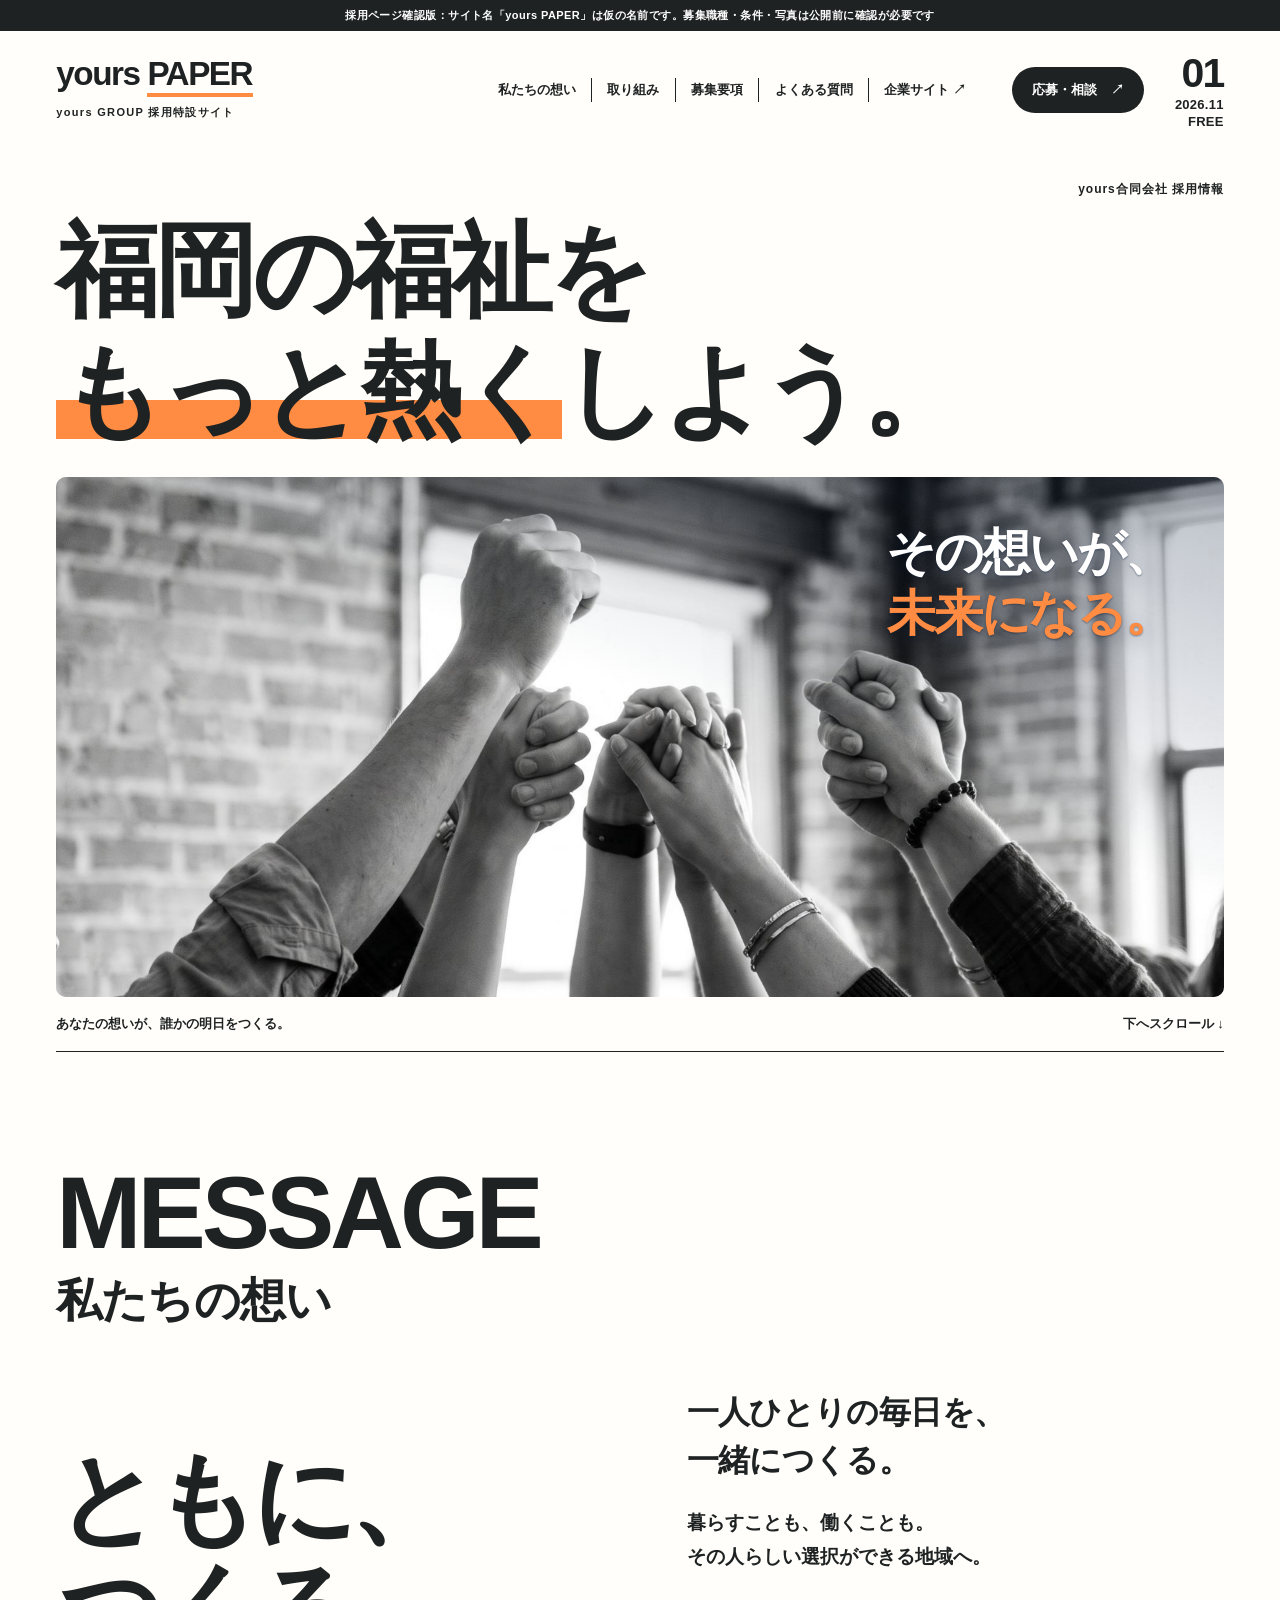
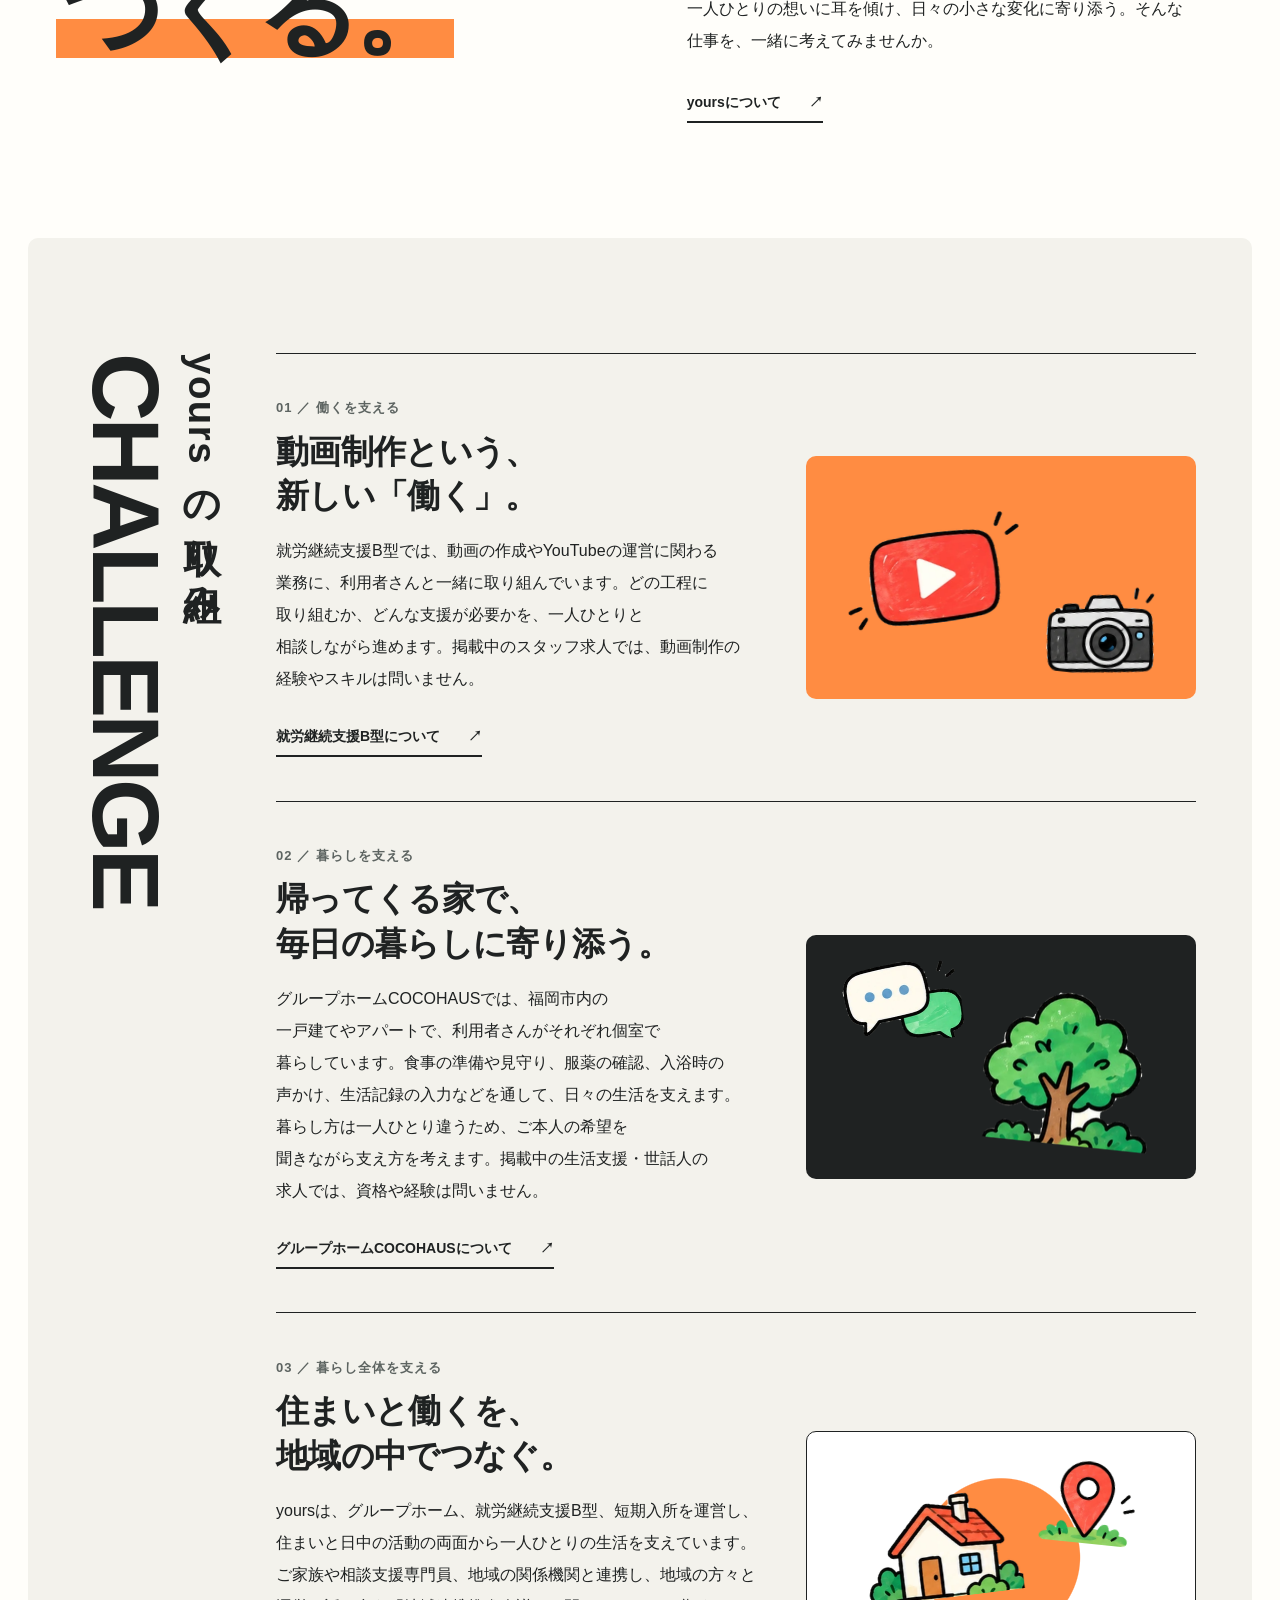
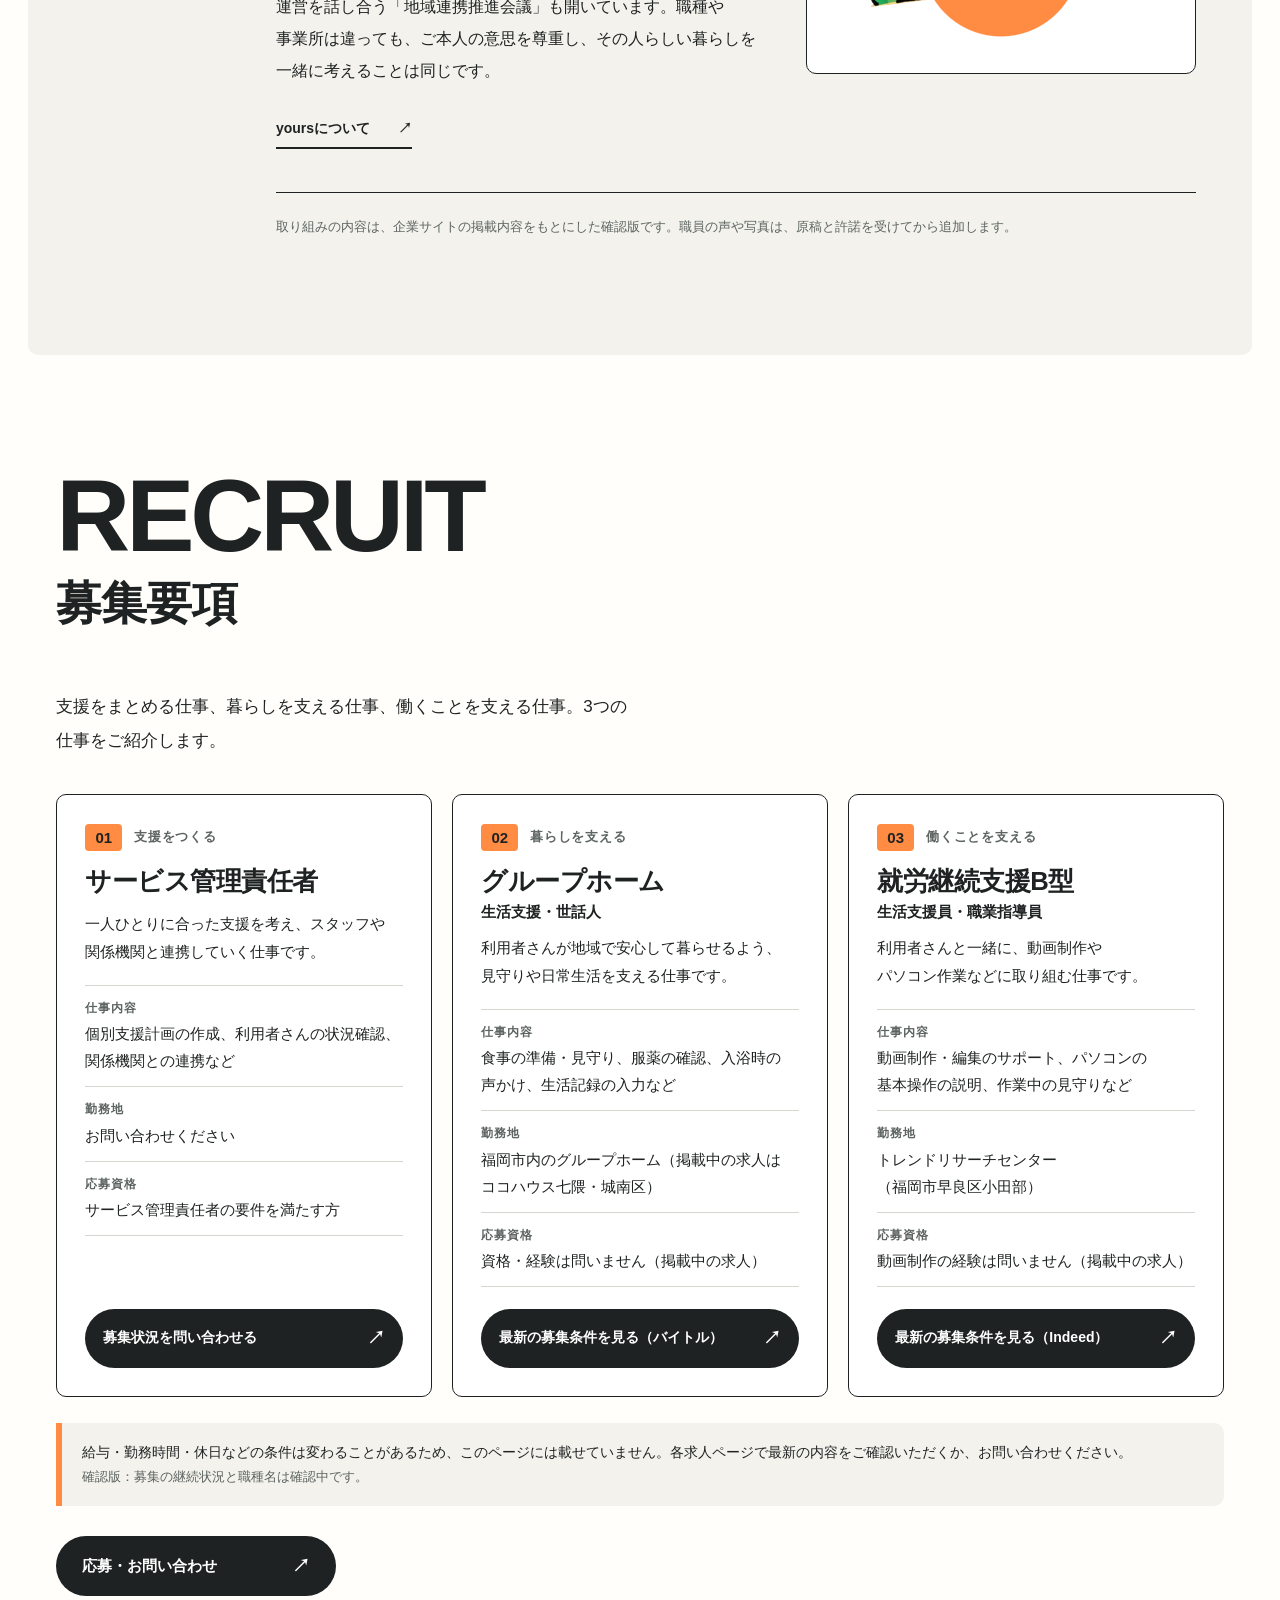
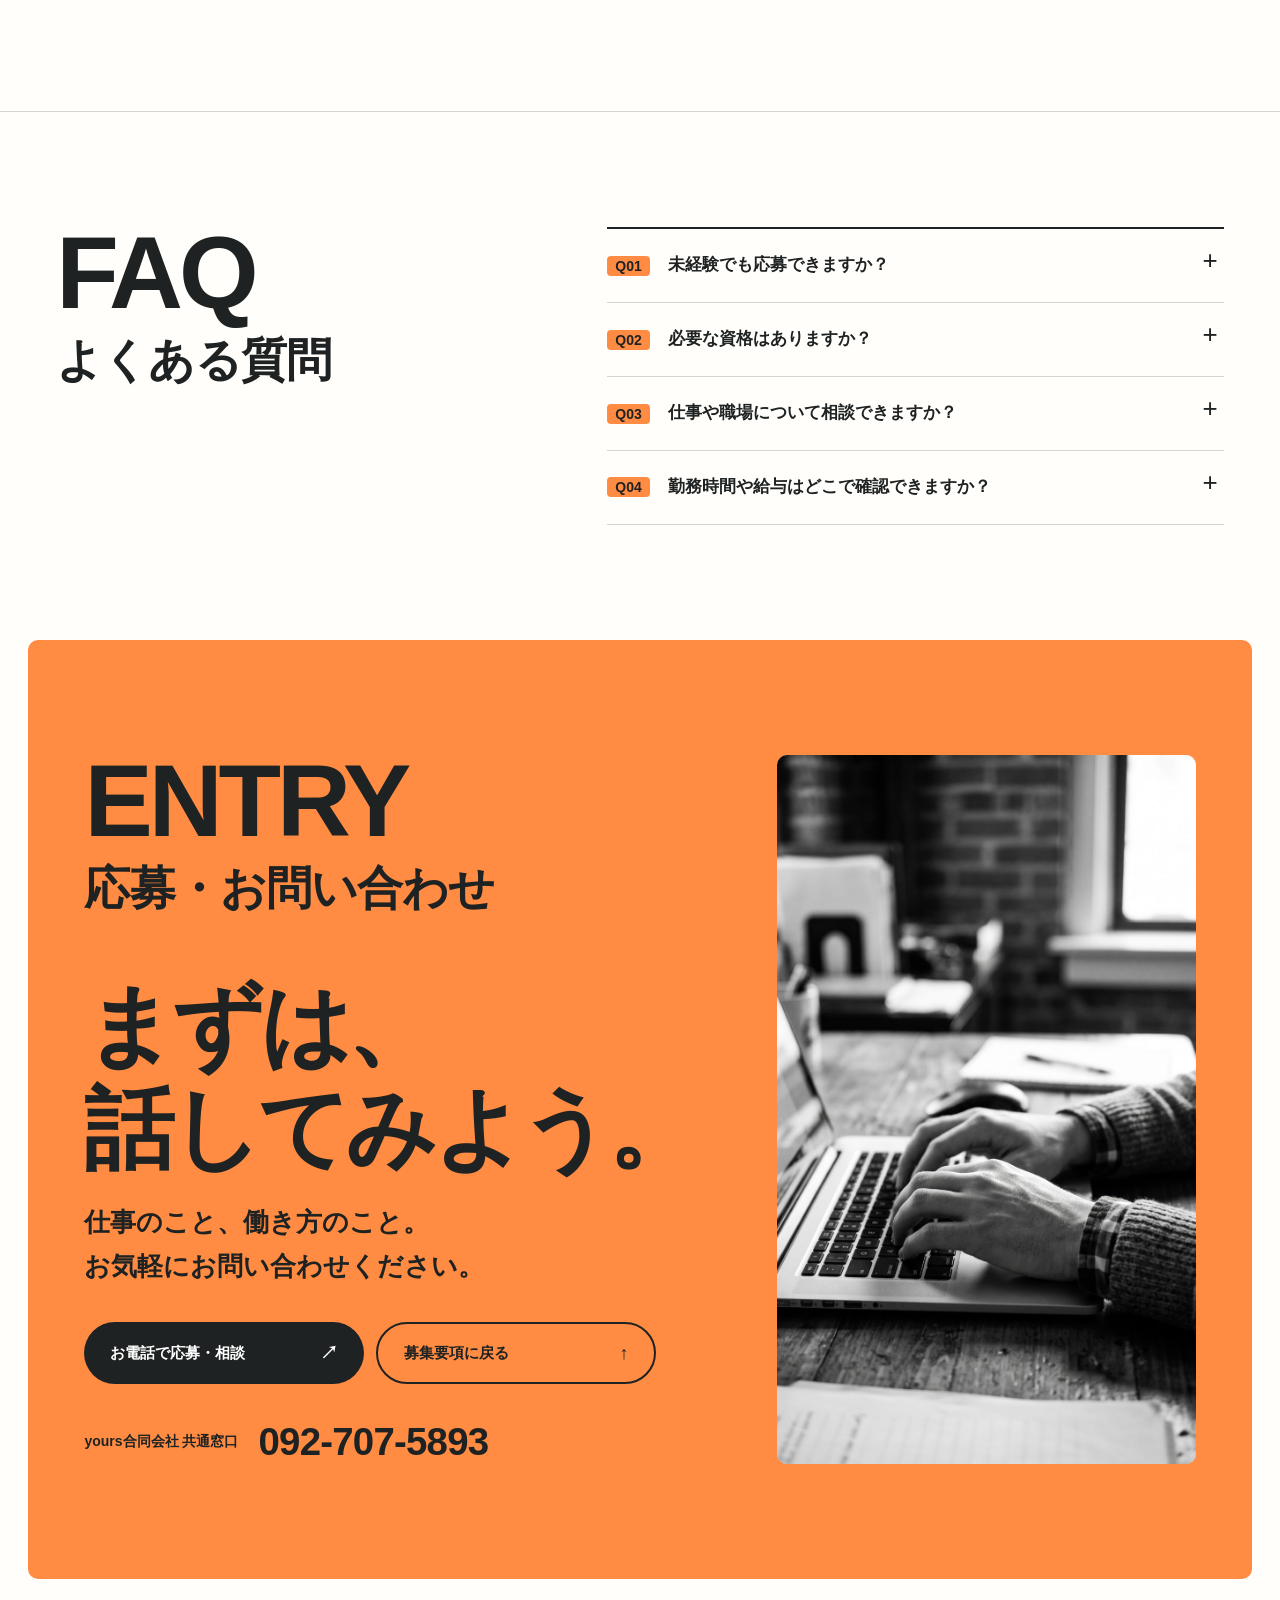
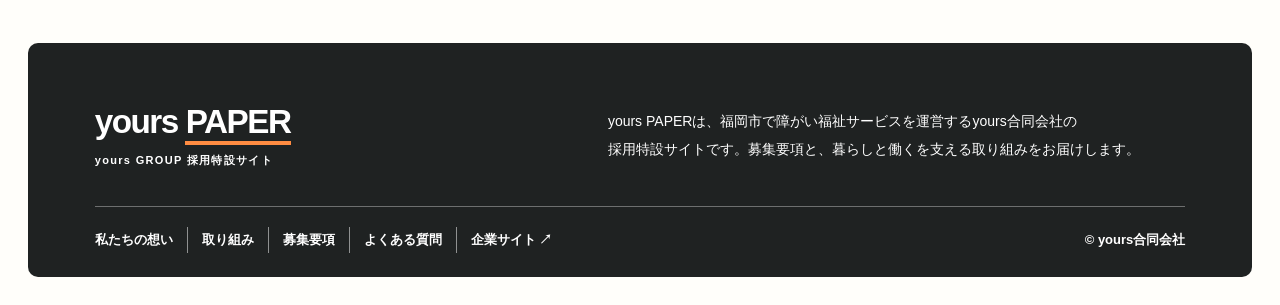
<file: recruit/index.html>
<!doctype html>
<html lang="ja">
<head>
<meta charset="utf-8">
<meta name="viewport" content="width=device-width,initial-scale=1">
<meta name="robots" content="noindex,nofollow">
<meta name="description" content="福岡市の障がい福祉サービス、yours合同会社の採用特設サイト。暮らしと働くを支える仕事と、yoursの取り組みをご紹介します。">
<title>yours PAPER｜yours GROUP 採用特設サイト</title>
<link rel="icon" href="../assets/editorial/favicon.png">
<link rel="stylesheet" href="style.css?v=20261114b">
<script src="app.js?v=20261114b" defer></script>
</head>
<body>
<a class="skip" href="#main">本文へ</a>
<div class="preview-note">採用ページ確認版：サイト名「yours PAPER」は仮の名前です。募集職種・条件・写真は公開前に確認が必要です</div>
<header class="site-header" id="top">
  <a class="masthead" href="#top" aria-label="yours PAPER 採用トップ"><span class="masthead-name">yours<b>PAPER</b></span><small>yours GROUP 採用特設サイト</small></a>
  <nav class="header-nav" aria-label="採用ページメニュー"><a href="#message">私たちの想い</a><a href="#challenge">取り組み</a><a href="#jobs">募集要項</a><a href="#faq">よくある質問</a><a href="../index.html">企業サイト ↗</a></nav>
  <a class="header-entry" href="#entry">応募・相談 <span aria-hidden="true">↗</span></a>
  <p class="issue" aria-label="第1号 2026年11月 無料"><b>01</b><span>2026.11</span><span>FREE</span></p>
  <button class="menu-button" type="button" aria-expanded="false" aria-controls="mobile-nav">メニュー <span aria-hidden="true">☰</span></button>
  <nav id="mobile-nav" class="mobile-nav" aria-label="採用ページメニュー" hidden><a href="#message">私たちの想い</a><a href="#challenge">取り組み</a><a href="#jobs">募集要項</a><a href="#faq">よくある質問</a><a href="../index.html">企業サイト ↗</a></nav>
</header>
<main id="main">
<section class="hero" aria-labelledby="hero-title">
  <div class="hero-topline"><p>yours合同会社 採用情報</p></div>
  <h1 class="hero-title" id="hero-title">福岡の福祉を<br><mark>もっと熱く</mark>しよう。</h1>
  <div class="hero-image"><img src="../assets/recruit/hands.jpg" alt="" width="2000" height="1493" fetchpriority="high"><div class="hero-image-tag">その想いが、<br><strong>未来になる。</strong></div></div>
  <div class="hero-bottom"><span>あなたの想いが、誰かの明日をつくる。</span><a href="#message">下へスクロール <span aria-hidden="true">↓</span></a></div>
</section>

<section class="message section" id="message">
  <div class="mag-head reveal"><span class="mag-en" aria-hidden="true">MESSAGE</span><h2>私たちの想い</h2></div>
  <div class="message-grid reveal">
    <p class="message-big" aria-hidden="true">ともに、<br><mark>つくる。</mark></p>
    <div class="message-body">
      <p class="lead">一人ひとりの毎日を、<br>一緒につくる。</p>
      <p class="sub">暮らすことも、働くことも。<br>その人らしい選択ができる地域へ。</p>
      <p>一人ひとりの想いに耳を傾け、日々の小さな変化に寄り添う。そんな仕事を、一緒に考えてみませんか。</p>
      <a class="inline-link" href="../about/index.html">yoursについて <span aria-hidden="true">↗</span></a>
    </div>
  </div>
</section>

<section class="challenge section" id="challenge">
  <div class="challenge-layout">
    <div class="challenge-title reveal"><span class="mag-en" aria-hidden="true">CHALLENGE</span><h2>yoursの取り組み</h2></div>
    <div>
      <ol class="challenge-list">
        <li class="challenge-item reveal">
          <div class="challenge-text"><span class="challenge-no">01 ／ 働くを支える</span><h3>動画制作という、<br>新しい「働く」。</h3><p>就労継続支援B型では、動画の作成やYouTubeの運営に関わる業務に、利用者さんと一緒に取り組んでいます。どの工程に取り組むか、どんな支援が必要かを、一人ひとりと相談しながら進めます。掲載中のスタッフ求人では、動画制作の経験やスキルは問いません。</p><a class="inline-link" href="../work/index.html">就労継続支援B型について <span aria-hidden="true">↗</span></a></div>
          <div class="challenge-visual" aria-hidden="true"><img src="../assets/editorial/icons/icon-04.webp" alt="" width="240" height="240" loading="lazy"><img src="../assets/editorial/icons/icon-10.webp" alt="" width="240" height="240" loading="lazy"></div>
        </li>
        <li class="challenge-item reveal">
          <div class="challenge-text"><span class="challenge-no">02 ／ 暮らしを支える</span><h3>帰ってくる家で、<br>毎日の暮らしに寄り添う。</h3><p>グループホームCOCOHAUSでは、福岡市内の一戸建てやアパートで、利用者さんがそれぞれ個室で暮らしています。食事の準備や見守り、服薬の確認、入浴時の声かけ、生活記録の入力などを通して、日々の生活を支えます。暮らし方は一人ひとり違うため、ご本人の希望を聞きながら支え方を考えます。掲載中の生活支援・世話人の求人では、資格や経験は問いません。</p><a class="inline-link" href="../living/index.html">グループホームCOCOHAUSについて <span aria-hidden="true">↗</span></a></div>
          <div class="challenge-visual" aria-hidden="true"><img src="../assets/editorial/icons/icon-13.webp" alt="" width="240" height="240" loading="lazy"><img src="../assets/editorial/icons/icon-16.webp" alt="" width="240" height="240" loading="lazy"></div>
        </li>
        <li class="challenge-item reveal">
          <div class="challenge-text"><span class="challenge-no">03 ／ 暮らし全体を支える</span><h3>住まいと働くを、<br>地域の中でつなぐ。</h3><p>yoursは、グループホーム、就労継続支援B型、短期入所を運営し、住まいと日中の活動の両面から一人ひとりの生活を支えています。ご家族や相談支援専門員、地域の関係機関と連携し、地域の方々と運営を話し合う「地域連携推進会議」も開いています。職種や事業所は違っても、ご本人の意思を尊重し、その人らしい暮らしを一緒に考えることは同じです。</p><a class="inline-link" href="../about/index.html">yoursについて <span aria-hidden="true">↗</span></a></div>
          <div class="challenge-visual" aria-hidden="true"><img src="../assets/editorial/icons/icon-08.webp" alt="" width="240" height="240" loading="lazy"><img src="../assets/editorial/icons/icon-14.webp" alt="" width="240" height="240" loading="lazy"></div>
        </li>
      </ol>
      <p class="challenge-note">取り組みの内容は、企業サイトの掲載内容をもとにした確認版です。職員の声や写真は、原稿と許諾を受けてから追加します。</p>
    </div>
  </div>
</section>

<section class="jobs section" id="jobs">
  <div class="mag-head reveal"><span class="mag-en" aria-hidden="true">RECRUIT</span><h2>募集要項</h2></div>
  <p class="jobs-intro">支援をまとめる仕事、暮らしを支える仕事、働くことを支える仕事。3つの仕事をご紹介します。</p>
  <div class="job-list">
    <article class="job-card reveal" id="job-manager">
      <p class="job-head"><span class="job-number">01</span><span class="job-category">支援をつくる</span></p>
      <h3>サービス管理責任者</h3>
      <p class="job-lead">一人ひとりに合った支援を考え、スタッフや関係機関と連携していく仕事です。</p>
      <dl class="job-facts"><div><dt>仕事内容</dt><dd>個別支援計画の作成、利用者さんの状況確認、関係機関との連携など</dd></div><div><dt>勤務地</dt><dd>お問い合わせください</dd></div><div><dt>応募資格</dt><dd>サービス管理責任者の要件を満たす方</dd></div></dl>
      <a class="job-detail-link" href="#entry">募集状況を問い合わせる <span aria-hidden="true">↗</span></a>
    </article>
    <article class="job-card reveal" id="job-home">
      <p class="job-head"><span class="job-number">02</span><span class="job-category">暮らしを支える</span></p>
      <h3>グループホーム<small>生活支援・世話人</small></h3>
      <p class="job-lead">利用者さんが地域で安心して暮らせるよう、見守りや日常生活を支える仕事です。</p>
      <dl class="job-facts"><div><dt>仕事内容</dt><dd>食事の準備・見守り、服薬の確認、入浴時の声かけ、生活記録の入力など</dd></div><div><dt>勤務地</dt><dd>福岡市内のグループホーム（掲載中の求人はココハウス七隈・城南区）</dd></div><div><dt>応募資格</dt><dd>資格・経験は問いません（掲載中の求人）</dd></div></dl>
      <a class="job-detail-link" href="https://www.baitoru.com/jobdetail/165826860/" target="_blank" rel="noopener noreferrer">最新の募集条件を見る（バイトル） <span aria-hidden="true">↗</span></a>
    </article>
    <article class="job-card reveal" id="job-video">
      <p class="job-head"><span class="job-number">03</span><span class="job-category">働くことを支える</span></p>
      <h3>就労継続支援B型<small>生活支援員・職業指導員</small></h3>
      <p class="job-lead">利用者さんと一緒に、動画制作やパソコン作業などに取り組む仕事です。</p>
      <dl class="job-facts"><div><dt>仕事内容</dt><dd>動画制作・編集のサポート、パソコンの基本操作の説明、作業中の見守りなど</dd></div><div><dt>勤務地</dt><dd>トレンドリサーチセンター（福岡市早良区小田部）</dd></div><div><dt>応募資格</dt><dd>動画制作の経験は問いません（掲載中の求人）</dd></div></dl>
      <a class="job-detail-link" href="https://jp.indeed.com/job/youtube%E5%8B%95%E7%94%BB%E5%88%B6%E4%BD%9C%E3%81%AE%E3%82%B5%E3%83%9D%E3%83%BC%E3%83%88%E3%82%B9%E3%82%BF%E3%83%83%E3%83%95%E5%8B%9F%E9%9B%86%E6%9C%AA%E7%B5%8C%E9%A8%93%E3%82%B9%E3%82%BF%E3%83%BC%E3%83%88%E3%81%AE%E3%82%B9%E3%82%BF%E3%83%83%E3%83%95%E5%A4%9A%E6%95%B0%E6%B4%BB%E8%BA%8D%E4%B8%AD-11860ddbffdd7a99" target="_blank" rel="noopener noreferrer">最新の募集条件を見る（Indeed） <span aria-hidden="true">↗</span></a>
    </article>
  </div>
  <p class="job-disclaimer">給与・勤務時間・休日などの条件は変わることがあるため、このページには載せていません。各求人ページで最新の内容をご確認いただくか、お問い合わせください。<span>確認版：募集の継続状況と職種名は確認中です。</span></p>
  <a class="button dark" href="#entry">応募・お問い合わせ <span aria-hidden="true">↗</span></a>
</section>

<section class="faq section" id="faq">
  <div class="mag-head reveal"><span class="mag-en" aria-hidden="true">FAQ</span><h2>よくある質問</h2></div>
  <div class="faq-list"><details><summary><span>Q01</span>未経験でも応募できますか？</summary><p>必要な経験や資格は職種によって異なります。募集要項をご確認いただくか、お問い合わせください。</p></details><details><summary><span>Q02</span>必要な資格はありますか？</summary><p>職種ごとに必要な資格や条件が異なります。詳しくは求人情報をご確認ください。</p></details><details><summary><span>Q03</span>仕事や職場について相談できますか？</summary><p>仕事内容や見学については、お電話でお問い合わせください。</p></details><details><summary><span>Q04</span>勤務時間や給与はどこで確認できますか？</summary><p>事業所・職種ごとに異なります。最新の求人情報をご確認いただくか、窓口までお問い合わせください。</p></details></div>
</section>

<section class="entry section" id="entry">
<div class="entry-layout">
<div class="entry-body">
  <div class="mag-head reveal"><span class="mag-en" aria-hidden="true">ENTRY</span><h2>応募・お問い合わせ</h2></div>
  <p class="entry-catch">まずは、<br>話してみよう。</p>
  <p class="entry-lead">仕事のこと、働き方のこと。<br>お気軽にお問い合わせください。</p>
  <div class="entry-actions"><a class="button dark" href="tel:0927075893">お電話で応募・相談 <span aria-hidden="true">↗</span></a><a class="button outline" href="#jobs">募集要項に戻る <span aria-hidden="true">↑</span></a></div>
  <div class="entry-phone"><span>yours合同会社 共通窓口</span><a href="tel:0927075893">092-707-5893</a></div>
</div>
<figure class="entry-photo reveal"><img src="../assets/recruit/typing-1200.jpg" alt="" width="1200" height="1608" loading="lazy"></figure>
</div>
</section>
</main>
<footer class="footer">
  <div class="footer-card">
    <div class="footer-main">
      <a class="masthead is-white" href="#top"><span class="masthead-name">yours<b>PAPER</b></span><small>yours GROUP 採用特設サイト</small></a>
      <p class="footer-about">yours PAPERは、福岡市で障がい福祉サービスを運営するyours合同会社の採用特設サイトです。募集要項と、暮らしと働くを支える取り組みをお届けします。</p>
    </div>
    <div class="footer-bottom">
      <nav aria-label="フッターメニュー"><a href="#message">私たちの想い</a><a href="#challenge">取り組み</a><a href="#jobs">募集要項</a><a href="#faq">よくある質問</a><a href="../index.html">企業サイト ↗</a></nav>
      <span>© yours合同会社</span>
    </div>
  </div>
</footer>
</body>
</html>
</file>
<file: recruit/style.css>
/* yours PAPER（採用特設サイト・確認版）
   白黒を基調にし、色は写真とキーカラーのオレンジ（2026-11-13 本人指示で黄色 #ffcb45 から変更）だけ。
   見出しは「大きな英字＋日本語」の2段。オレンジは白地では文字色にせず、マーカーと面で使う（読みやすさのため）。 */
:root{
  --ink:#1f2222;--sub:#5d6461;--white:#fffefa;--key:#ff8c42;--line:#d4d6d0;--soft:#f3f2ec;
  --g:max(clamp(20px,4.4vw,64px),calc((100vw - 1360px)/2));
  --jp:"Hiragino Sans","Hiragino Kaku Gothic ProN","Noto Sans JP","Yu Gothic",sans-serif;
  --en:"Arial Black","Helvetica Neue",Arial,sans-serif;
  --r:10px;
}
*{box-sizing:border-box}
html{scroll-behavior:smooth;scroll-padding-top:24px}
body{margin:0;color:var(--ink);background:var(--white);font-family:var(--jp);font-weight:700;line-height:1.7;overflow-x:clip}
a{color:inherit;text-decoration:none}
button{font:inherit;color:inherit}
img{max-width:100%}
a:focus-visible,button:focus-visible,summary:focus-visible{outline:3px solid #1854a1;outline-offset:4px}
mark{background:linear-gradient(transparent 58%,var(--key) 58%,var(--key) 92%,transparent 92%);color:inherit;padding:0 .04em}
.skip{position:absolute;top:-100px;left:12px;z-index:100;background:#fff;padding:10px}.skip:focus{top:5px}
.preview-note{text-align:center;background:var(--ink);color:#fff;font-size:11px;letter-spacing:.04em;padding:6px var(--g)}

/* ヘッダー：冊子の題字（左）と号数（右） */
.site-header{display:flex;align-items:center;gap:clamp(16px,2.4vw,40px);padding:22px var(--g) 0;position:relative;z-index:10}
.masthead{display:inline-flex;flex-direction:column;gap:14px;white-space:nowrap}
.masthead-name{font:900 clamp(28px,2.6vw,38px)/.9 var(--en);letter-spacing:-.045em}
/* 題字「PAPER」はオレンジの下線（2026-11-14 本人指示。面で塗るのをやめた） */
.masthead-name b{font-weight:900;margin-left:.22em;padding:0 .02em .16em;background:linear-gradient(var(--key),var(--key)) 0 100%/100% .13em no-repeat}
.masthead small{font-size:11px;letter-spacing:.12em}
.masthead.is-white{color:#fff}.masthead.is-white b{color:inherit}
.header-nav{display:flex;gap:0;align-items:center;margin-left:auto;font-size:13px}
.header-nav a{padding:4px clamp(10px,1.2vw,18px);border-left:1px solid var(--ink);line-height:1.2}
.header-nav a:first-child{border-left:0}
.header-nav a:hover{text-decoration:underline;text-underline-offset:.3em}
.header-entry{display:inline-flex;align-items:center;gap:14px;height:46px;padding:0 20px;border-radius:999px;background:var(--ink);color:#fff;font-size:13px;white-space:nowrap;transition:background .2s,color .2s}
.header-entry:hover{background:var(--key);color:var(--ink)}
.issue{display:grid;justify-items:end;margin:0;font-family:var(--en);line-height:1;text-align:right}
.issue b{font-size:clamp(34px,3.2vw,48px);letter-spacing:-.04em}
.issue span{font-size:13px;letter-spacing:.02em;margin-top:4px}
.menu-button,.mobile-nav{display:none}

/* FV：日本語の大きなキャッチ → 写真 */
.hero{padding:clamp(28px,4vw,56px) var(--g) 0}
.hero-topline{display:flex;justify-content:flex-end;gap:16px;font-size:12px;letter-spacing:.08em}
.hero-topline p{margin:0}
/* FV：大きな日本語のキャッチを上、写真をその下に置く */
.hero-title{margin:clamp(8px,1vw,16px) 0 clamp(16px,2vw,28px);font-size:min(112px,calc((100vw - var(--g)*2)/11.5),calc((100svh - 330px)/2.6));font-weight:900;line-height:1.18;letter-spacing:-.04em}
.hero-image{position:relative;height:clamp(320px,calc(100svh - 380px),640px);border-radius:var(--r);overflow:hidden;background:#c7cbc6}
/* 2.5D：写真の上にWebGLの描画を重ねる。準備できるまでは下の静止画を見せる */
.hero-image img{width:100%;height:100%;object-fit:cover;object-position:center 30%;display:block;animation:hero-in 1.3s ease-out both}
.hero-image::after{content:"";position:absolute;inset:0;background:linear-gradient(200deg,rgba(10,30,60,.28),rgba(10,30,60,0) 45%);pointer-events:none}
.hero-image-tag{position:absolute;z-index:1;right:clamp(20px,4vw,56px);top:clamp(20px,3.5vw,48px);text-align:right;color:#fff;font-size:clamp(26px,3.8vw,56px);font-weight:900;line-height:1.25;letter-spacing:-.04em;text-shadow:0 1px 2px rgba(10,30,60,.45),0 4px 20px rgba(10,30,60,.35)}
.hero-image-tag strong{color:var(--key)}
.hero-bottom{display:flex;justify-content:space-between;gap:16px;border-bottom:1px solid var(--ink);padding:16px 0;font-size:13px}
.hero-bottom a{white-space:nowrap}

/* 見出し：大きな英字＋日本語 */
.section{padding:clamp(80px,9vw,140px) var(--g)}
.mag-head{margin:0 0 clamp(36px,4.5vw,64px)}
.mag-en{display:block;font:900 clamp(52px,8vw,120px)/.9 var(--en);letter-spacing:-.04em}
.mag-head h2,.challenge-title h2{margin:clamp(8px,1vw,14px) 0 0;font-size:clamp(26px,3.6vw,56px);font-weight:900;line-height:1.25;letter-spacing:-.02em}

/* 私たちの想い */
.message-grid{display:grid;grid-template-columns:1fr 1fr;gap:8%;align-items:center}
.message-big{margin:0;font-size:clamp(56px,8vw,124px);font-weight:900;line-height:1.08;letter-spacing:-.06em}
.message-body{max-width:540px}
.message-body .lead{font-size:clamp(24px,2.5vw,36px);font-weight:900;line-height:1.5;letter-spacing:-.02em;margin:0 0 22px}
.message-body .sub{font-size:clamp(17px,1.5vw,21px);line-height:1.8;margin:0 0 18px}
.message-body p:not(.lead):not(.sub){font-size:16px;font-weight:500;line-height:2;margin:0 0 18px}
.inline-link{display:inline-flex;gap:28px;border-bottom:2px solid var(--ink);padding:10px 0 6px;font-size:14px;margin-top:6px}
.inline-link:hover{background:linear-gradient(transparent 60%,var(--key) 60%)}

/* 取り組み（CHALLENGE）：PCは左に縦書きの見出し、右に3行 */
.challenge{background:var(--soft);border-radius:var(--r);margin:0 calc(var(--g)*.5)}
.challenge-layout{display:grid;grid-template-columns:auto minmax(0,1fr);gap:clamp(28px,4vw,72px);align-items:start}
.challenge-title{display:flex;gap:clamp(8px,1vw,16px);position:sticky;top:24px}
.challenge-title .mag-en,.challenge-title h2{writing-mode:vertical-rl}
.challenge-title .mag-en{font-size:clamp(64px,7.4vw,112px);line-height:.86}
.challenge-title h2{margin:0;font-size:clamp(28px,3vw,46px);letter-spacing:.04em;line-height:1.2}
.challenge-list{list-style:none;margin:0;padding:0;border-top:1px solid var(--ink)}
.challenge-item{display:grid;grid-template-columns:minmax(0,1.25fr) minmax(0,1fr);gap:clamp(24px,3.4vw,56px);align-items:center;padding:clamp(28px,3.4vw,48px) 0;border-bottom:1px solid var(--ink)}
.challenge-no{display:block;font-size:13px;letter-spacing:.08em;color:var(--sub);margin-bottom:10px}
.challenge-text h3{margin:0 0 16px;font-size:clamp(24px,2.6vw,38px);font-weight:900;line-height:1.35;letter-spacing:-.02em}
.challenge-text p{margin:0 0 14px;font-size:16px;font-weight:500;line-height:2}
.challenge-visual{display:flex;justify-content:center;align-items:center;gap:6%;aspect-ratio:16/10;border-radius:var(--r);background:var(--key);overflow:hidden}
.challenge-visual img{width:36%;height:auto;object-fit:contain}
.challenge-visual img:nth-child(1){transform:rotate(-7deg) translateY(-6%)}
.challenge-visual img:nth-child(2){transform:rotate(6deg) translateY(8%)}
/* 3つの絵に違いを出す：1は黄色の面、2は黒の面、3は白地に黄色の円。アイコンの大小も変える */
.challenge-item:nth-child(1) .challenge-visual img:nth-child(1){width:46%}.challenge-item:nth-child(1) .challenge-visual img:nth-child(2){width:28%;align-self:flex-end;margin-bottom:8%}
.challenge-item:nth-child(2) .challenge-visual{background:var(--ink)}
.challenge-item:nth-child(2) .challenge-visual img:nth-child(1){width:30%;align-self:flex-start;margin-top:8%}.challenge-item:nth-child(2) .challenge-visual img:nth-child(2){width:44%}
.challenge-item:nth-child(3) .challenge-visual{background:radial-gradient(circle at 50% 52%,var(--key) 0 34%,transparent 34.5%),#fff;border:1px solid var(--ink)}
.challenge-item:nth-child(3) .challenge-visual img:nth-child(1){width:40%}.challenge-item:nth-child(3) .challenge-visual img:nth-child(2){width:24%;align-self:flex-start;margin-top:6%}
.challenge-note{margin:22px 0 0;font-size:13px;font-weight:500;color:var(--sub);line-height:1.9}

/* 募集要項：変わりにくい3項目だけを3列のカードで。条件は各求人ページへ */
.jobs-intro{max-width:720px;margin:0 0 36px;font-size:17px;font-weight:500;line-height:2}
.job-list{display:grid;grid-template-columns:repeat(3,minmax(0,1fr));gap:clamp(14px,1.6vw,24px)}
.job-card{display:flex;flex-direction:column;border:1px solid var(--ink);border-radius:var(--r);padding:clamp(22px,2.2vw,32px);background:#fff}
.job-head{display:flex;align-items:center;gap:12px;margin:0 0 14px}
.job-number{font:900 15px/1 var(--en);padding:6px 10px;background:var(--key);border-radius:4px}
.job-category{color:var(--sub);font-size:13px;letter-spacing:.06em}
.job-card h3{margin:0 0 12px;font-size:clamp(22px,2vw,30px);font-weight:900;line-height:1.3;letter-spacing:-.02em}
.job-card h3 small{display:block;margin-top:4px;font-size:.6em;letter-spacing:0}
.job-lead{margin:0 0 18px;font-size:15px;font-weight:500;line-height:1.9}
.job-facts{margin:0 0 22px;border-top:1px solid var(--line)}
.job-facts>div{padding:12px 0;border-bottom:1px solid var(--line)}
.job-facts dt{font-size:12px;color:var(--sub);letter-spacing:.06em;margin-bottom:2px}
.job-facts dd{margin:0;font-size:15px;font-weight:500;line-height:1.8}
.job-detail-link{display:flex;align-items:center;justify-content:space-between;gap:16px;margin-top:auto;padding:14px 18px;border-radius:999px;background:var(--ink);color:#fff;font-size:14px;font-weight:900;transition:background .2s,color .2s}
.job-detail-link:hover,.job-detail-link:focus-visible{background:var(--key);color:var(--ink)}
.job-detail-link span{font-size:18px;flex:none}
.job-disclaimer{margin:26px 0 30px;padding:16px 20px;border-left:6px solid var(--key);background:var(--soft);border-radius:0 var(--r) var(--r) 0;font-size:14px;font-weight:500;line-height:1.9}
.job-disclaimer span{display:block;color:var(--sub);font-size:13px}
.button{min-height:60px;min-width:280px;display:inline-flex;align-items:center;justify-content:space-between;gap:40px;padding:16px 26px;border-radius:999px;font-size:15px;font-weight:900;transition:background .2s,color .2s}
.button span{font:900 18px var(--en)}
.button.dark{background:var(--ink);color:#fff}
.button.dark:hover{background:var(--key);color:var(--ink)}
.button.outline{border:2px solid var(--ink)}
.button.outline:hover{background:var(--ink);color:#fff}

/* よくある質問 */
.faq{display:grid;grid-template-columns:minmax(0,1fr) minmax(0,1.3fr);gap:clamp(28px,6vw,96px);align-items:start;border-top:1px solid var(--line)}
.faq .mag-head{margin:0}
.faq-list{border-top:2px solid var(--ink)}
details{border-bottom:1px solid var(--line)}
summary{list-style:none;cursor:pointer;display:flex;align-items:center;gap:18px;padding:22px 44px 22px 0;font-size:17px;position:relative}
summary::-webkit-details-marker{display:none}
summary::after{content:"+";font:500 26px Arial,sans-serif;position:absolute;right:6px;top:16px}
details[open] summary::after{content:"−"}
summary span{font:900 14px var(--en);padding:2px 8px;background:var(--key);border-radius:4px}
details p{font-size:16px;font-weight:500;line-height:2;margin:0;padding:0 15px 24px 66px}

/* 応募・お問い合わせ：黄色の面 */
.entry{background:var(--key);border-radius:var(--r);margin:0 calc(var(--g)*.5)}
.entry-layout{display:grid;grid-template-columns:minmax(0,1.2fr) minmax(0,.8fr);gap:clamp(32px,5vw,80px);align-items:stretch}
.entry-photo{margin:0;min-height:440px;border-radius:var(--r);overflow:hidden;background:#d9d6cc}
.entry-photo img{width:100%;height:100%;object-fit:cover;object-position:55% 60%;display:block}
.entry-catch{margin:0 0 20px;font-size:clamp(44px,7vw,108px);font-weight:900;line-height:1.15;letter-spacing:-.05em}
.entry-lead{margin:0;font-size:clamp(18px,2vw,26px);line-height:1.7}
.entry-actions{display:flex;flex-wrap:wrap;gap:12px;margin-top:34px}
.entry .button.outline:hover{background:var(--ink);color:#fff}
.entry-phone{display:flex;align-items:center;gap:20px;margin-top:36px}
.entry-phone span{font-size:14px}
.entry-phone a{font:900 clamp(26px,3vw,42px) var(--en);letter-spacing:-.02em;font-variant-numeric:tabular-nums}

/* フッター：角を丸めた黒い面 */
.footer{padding:clamp(40px,5vw,72px) calc(var(--g)*.5) calc(var(--g)*.5)}
.footer-card{background:var(--ink);color:#fff;border-radius:var(--r);padding:clamp(40px,5vw,72px) calc(var(--g)*.5 + clamp(16px,3vw,48px)) 24px}
.footer-main{display:grid;grid-template-columns:minmax(0,1fr) minmax(0,1.2fr);gap:32px;align-items:start;padding-bottom:36px;border-bottom:1px solid rgba(255,255,255,.35)}
.footer-about{margin:0;font-size:14px;font-weight:500;line-height:2}
.footer-bottom{display:flex;justify-content:space-between;align-items:center;gap:20px;padding-top:20px;font-size:13px}
.footer-bottom nav{display:flex;flex-wrap:wrap}
.footer-bottom nav a{padding:2px 14px;border-left:1px solid rgba(255,255,255,.5)}
.footer-bottom nav a:first-child{border-left:0;padding-left:0}

/* 出現：見出しと各行が下から入る（JSが動くときだけ） */
.js .reveal{opacity:0;transform:translateY(28px);transition:opacity .8s ease,transform .8s cubic-bezier(.2,.7,.2,1)}
.js .reveal.is-in{opacity:1;transform:none}
@keyframes hero-in{from{transform:scale(1.04);opacity:.6}to{transform:scale(1);opacity:1}}

@media(max-width:1100px){.header-nav{display:none}.issue{order:3}.site-header .header-entry{margin-left:auto}.menu-button{display:flex;align-items:center;gap:8px;background:none;border:0;padding:10px 4px;font-size:13px}
 .mobile-nav:not([hidden]){display:grid;position:absolute;top:100%;left:var(--g);right:var(--g);margin-top:10px;background:var(--ink);color:#fff;border-radius:var(--r);padding:12px 22px 20px;box-shadow:0 10px 20px #0002}
 .mobile-nav a{display:flex;justify-content:space-between;border-bottom:1px solid #555e58;padding:14px 0;font-size:15px}}
@media(max-width:760px){
 .preview-note{font-size:10px}
 .site-header{padding-top:14px;gap:10px;flex-wrap:wrap}
 .masthead{flex-basis:100%}.masthead-name{font-size:26px}.masthead small{font-size:9px}
 .issue{order:-1;position:absolute;right:var(--g);top:14px}.issue b{font-size:28px}.issue span{font-size:10px;margin-top:2px}
 .site-header .header-entry{margin-left:0;height:40px;padding:0 16px;font-size:12px}
 .menu-button{margin-left:auto}
 .hero-topline{display:none}
 .hero-title{font-size:calc((100vw - var(--g)*2)/9.1);line-height:1.25}
 .hero-image{height:min(62vw + 160px,460px)}.hero-image img{object-position:47% 50%}
 .hero-bottom{font-size:12px}
 .mag-en{font-size:clamp(46px,14vw,72px)}
 .message-grid,.faq,.footer-main{grid-template-columns:1fr}
 .message-grid{gap:32px}
 .message-big{font-size:clamp(52px,15vw,84px)}
 .challenge{margin:0;border-radius:0}
 .challenge-layout{grid-template-columns:1fr;gap:28px}
 .challenge-title{position:static;display:block}
 .challenge-title .mag-en,.challenge-title h2{writing-mode:horizontal-tb}
 .challenge-title .mag-en{font-size:clamp(46px,14vw,72px);line-height:.9}
 .challenge-title h2{margin-top:8px;font-size:clamp(26px,7vw,34px);letter-spacing:-.02em}
 .challenge-item{grid-template-columns:1fr;gap:22px}
 .challenge-visual{order:-1;aspect-ratio:16/9}
 .challenge-text p,.jobs-intro,details p{font-size:15px}
 .job-list{grid-template-columns:1fr}
 .button{width:100%;min-width:0}
 summary{font-size:16px;gap:12px}details p{padding-left:0}
 .entry{margin:0;border-radius:0}.entry-layout{grid-template-columns:1fr}.entry-photo{min-height:0;aspect-ratio:4/3}
 .entry-actions{display:grid}
 .entry-phone{display:block}.entry-phone span,.entry-phone a{display:block}.entry-phone a{margin-top:6px}
 .footer{padding:0}.footer-card{border-radius:0;padding:48px var(--g) 24px}
 .footer-bottom{flex-direction:column;align-items:flex-start}
 .footer-bottom nav{gap:10px 0}
}
@media(prefers-reduced-motion:reduce){*,*::before,*::after{animation:none!important;transition:none!important;scroll-behavior:auto!important}.js .reveal{opacity:1;transform:none}}

/* スマホでの改行：日本語は文節で折り返し、見出しは行の長さをそろえ、本文は最後の行が短くなりすぎないようにする */
body{word-break:auto-phrase}
h1,h2,h3,h4,dt,summary,figcaption{text-wrap:balance}
p,li,dd{text-wrap:pretty}
html{overflow-x:clip}
</file>
